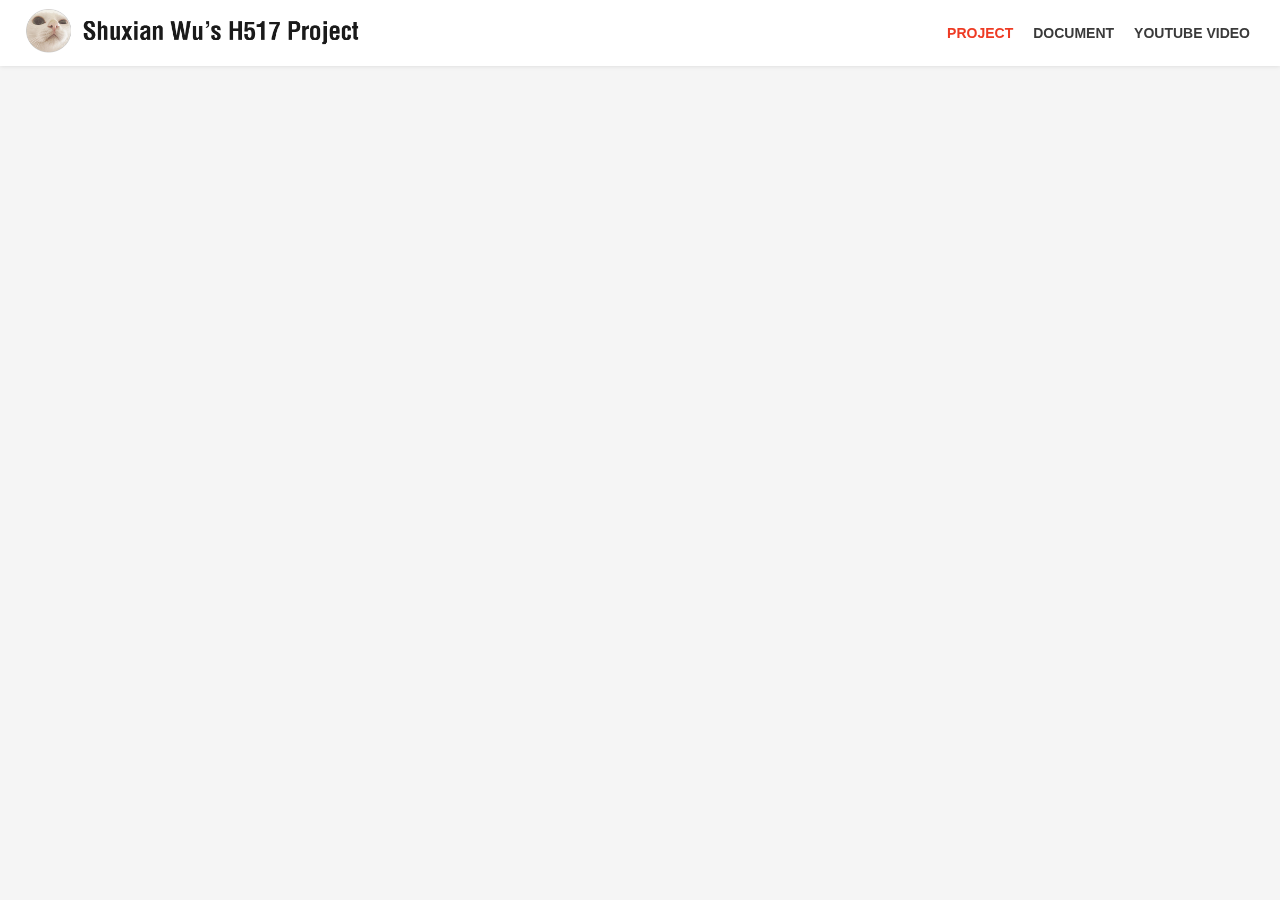
<file: index.html>
<!DOCTYPE html>
<html>
  <head>
    <meta charset="utf-8">
    <title>SX's H517</title>
 <link rel="shortcut icon" href="images/icon.png" />
<!-- Bootstrap -->
<link rel="stylesheet" href="css/bootstrap.min.css"/>
<!-- FontAwesome -->
<link rel="stylesheet" href="css/font-awesome.min.css"/>
<!-- Animation -->
<link rel="stylesheet" href="css/animate.css" />
<!-- Main color style -->
<link rel="stylesheet" href="css/red.css"/>
<!-- Template styles-->
<link rel="stylesheet" href="css/custom.css" />


    <style>

      	path {
              fill: none;
              stroke: #000;
              stroke-width: .1px;
              stroke-linejoin: round;
              stroke-linecap: round;
            }


    	.axis {
    	  	font-size: : 10px;
		    stroke: #000;
		    shape-rendering: crispEdges;
		    stroke-width: 1px;
		}

    
	    .axis path, line {
		      fill: black;
		      stroke: #000;
		      shape-rendering: crispEdges;
		      stroke-width: 1px;
		    }

	    .chart1 text{
	        font-size: 10px;
	    }

	    .chart2 text{
	        font-size: 10px;
	    }


		.legend {
		    padding: 5px;
		    font: 10px sans-serif;
		    background: yellow;
		    box-shadow: 2px 2px 1px #888;
		}
		.legendMap {
			background: linear-gradient(to right, #FCA107, #7F3121);
			box-shadow: 2px 2px 1px #888;
		}

    </style>
    <script src="d3/d3.v3.min.js"></script>
    <script src="d3/d3-geo-projection.js"></script>

  </head>

<header id="section_header" class="navbar-fixed-top main-nav" role="banner">
<div class="container">
  <!-- <div class="row"> -->
     <div class="navbar-header">
               <img src="images/logo2.png" height="46" width="340" alt="">
     </div><!--Navbar header End-->

      <nav class="collapse navbar-collapse navigation" id="bs-example-navbar-collapse-1" role="navigation">
        <ul class="nav navbar-nav navbar-right ">
          <li class="active"> <a href="index.html" class="page-scroll">Project </a></li>
          <li><a href="document.html"  class="page-scroll">Document</a> </li>
          <li><a href="video.html" class="page-scroll" >Youtube Video</a> </li>
        </ul>
       </nav>
    </div><!-- /.container-fluid -->
</header>

  <body>
                          
   <script>
        d3.json("https://raw.githubusercontent.com/Nekogulu/SX-W/master/data/streetsall.json", function(error, json) {
            if (error) throw error;
        d3.json("https://raw.githubusercontent.com/Nekogulu/SX-W/master/data/deaths.json",function(error, deaths) {
              if (error) throw error;  
        d3.json("https://raw.githubusercontent.com/Nekogulu/SX-W/master/data/streetsname.json", function(error, stname) {
            if (error) throw error;
        

        var deathdays = [
                {"label": "19-Aug","number": 1},{"label": "20-Aug","number": 1},{"label": "21-Aug","number": 1},{"label": "22-Aug","number": 0},
                {"label": "23-Aug","number": 1},{"label": "24-Aug","number": 1},{"label": "25-Aug","number": 0},{"label": "26-Aug","number": 1},
                {"label": "27-Aug","number": 1},{"label": "28-Aug","number": 1},{"label": "29-Aug","number": 1},{"label": "30-Aug","number": 8},
                {"label": "31-Aug","number": 56},{"label": "1-Sep","number": 143},{"label": "2-Sep","number": 116},{"label": "3-Sep","number": 54},
                {"label": "4-Sep","number": 46},{"label": "5-Sep","number": 36},{"label": "6-Sep","number": 20},{"label": "7-Sep","number": 28},
                {"label": "8-Sep","number": 12},{"label": "9-Sep","number": 11},{"label": "10-Sep","number": 5},{"label": "11-Sep","number": 5},
                {"label": "12-Sep","number": 1},{"label": "13-Sep","number": 3},{"label": "14-Sep","number": 0},{"label": "15-Sep","number": 1},
                {"label": "16-Sep","number": 4},{"label": "17-Sep","number": 2},{"label": "18-Sep","number": 3},{"label": "19-Sep","number": 0},
                {"label": "20-Sep","number": 0},{"label": "21-Sep","number": 2},{"label": "22-Sep","number": 1},{"label": "23-Sep","number": 1},
                {"label": "24-Sep","number": 1},{"label": "25-Sep","number": 1},{"label": "26-Sep","number": 1},{"label": "27-Sep","number": 1},
                {"label": "28-Sep","number": 0},{"label": "29-Sep","number": 0}
            ];    
            
    
            var width = 690,
                height = 640;
            var barPadding = 1;
            
            var margin = {"top": 50, "right": 20, "bottom": 100, "left": 30},
                widthChart = 700- margin.left - margin.right,
                heightChart =  400 - margin.top - margin.bottom;

            var x = d3.scale.ordinal().rangeRoundBands([15, widthChart- margin.left - margin.right], .05);            
            var y = d3.scale.linear().range([heightChart, 0]);

            var svg2 = d3.select("body").append("svg").attr("width", 10).attr("height", height).attr("class","chartOne");
            var svg = d3.select("body").append("svg").attr("width", width).attr("height", height).attr("class", "map")
                        .attr("transform", "translate(0 ,45)") ;
            var svg3 = d3.select("body").append("svg").attr("width",widthChart).attr("height", height).attr("class","chartTwo")
                        .attr("transform", "translate(" + margin.left + "," + margin.top + ")") ;
            var svg1 = d3.select(".map").append("svg").attr("width", width).attr("height", height).attr("class", "map2")
                        .attr("transform", "translate(0 ,0)");
            
            var xAxis = d3.svg.axis().scale(x).orient("bottom");
            var yAxis = d3.svg.axis().scale(y).orient("left").ticks(15);

         

            x.domain(deathdays.map(function(d) { return d.label; }));
            y.domain([0, (d3.max(deathdays, function(d) { return d.number; }) + 10)]);

           
           
                // create a first guess for the projection
                var center = d3.geo.centroid(json)
                var scale  = 80;
                var offset = [width/2, height/2];
                var projection = d3.geo.mercator().scale(scale).center(center)
                    .translate(offset);

                // create the path
                var path = d3.geo.path().projection(projection);

                // using the path determine the bounds of the current map and use 
                // these to determine better values for the scale and translation
                var bounds  = path.bounds(json);
                var hscale  = scale*width  / (bounds[1][0] - bounds[0][0])  ;
                var vscale  = scale*(height - 60) / (bounds[1][1] - bounds[0][1]) ;
                var scale   = (hscale < vscale) ? hscale : vscale;
                var offset  = [width - (bounds[0][0] + bounds[1][0]-20)/2, height - (bounds[0][1] + bounds[1][1] + 110)/2];
                center1 = center;
                scale1 = scale;
                offset1 =  offset;

                // new projection
                projection = d3.geo.mercator().center(center)
                    .scale(scale).translate(offset);
                path = path.projection(projection);   

                var points = json.features.filter(function(d){return d.geometry.type == "Point";});
                var lines = json.features.filter(function(d){return d.geometry.type == "LineString";});
                var workHouse = json.features.filter(function(d){return d.properties.name == "WorkHouse";});
                var brewery = json.features.filter(function(d){return d.properties.name == "Brewery";});

              //  console.log(json);
				var lineSvg = svg1.append("g").attr("class", "mapSvg");
				var lineSvg2 = svg1.append("g").attr("class", "mapSvg");
                var pointSvg = svg1.append("g").attr("class", "mapSvg");
                var workHosueSvg = svg1.append("g").attr("class", "mapSvg");
                var brewerySvg = svg1.append("g").attr("class", "mapSvg");
                var deathSvg = svg1.append("g").attr("class", "mapSvg");
                var deathdaySvg = svg2.attr("class", "deathdays");
                var deathdayChart = svg3.append("g").attr("class", "chart1");
                var deathageChart = svg3.append("svg").append("g").attr("class", "chart2").attr("transform","translate(0,"+(heightChart+110)+")");  

             

              lineSvg.selectAll("path")
                    .data(lines)
                    .enter()
                    .append("path")
                    .attr("d", path)
                    .style("stroke-width", "6.5")
                    .style("stroke", "black");
              lineSvg2.selectAll("path")
                    .data(lines)
                    .enter()
                    .append("path")
                    .attr("d", path)
                    .style("stroke-width", "4")
                    .style("stroke", "white");
              


//pump image
			var svg_name = "https://raw.githubusercontent.com/Nekogulu/SX-W/master/images/drop6.svg";
			d3.xml(svg_name,"image/svg+xml", function(xml) {
			 
			  // Take xml as nodes.
			  var imported_node = document.importNode(xml.documentElement, true);
			 
			  pointSvg.selectAll(".point")
			  .data(points)
			  .enter()
			  .append("g")
			  .attr("class", "pumpSvg")
			  .attr("class","svg_image")
			  
			  .each(function(d,i){
			    // Clone and append xml node to each data binded element.
			    var imported_svg = this.appendChild(imported_node.cloneNode(true));
			  })
			  .attr("transform", function(d,i){return "translate(" + projection(d.geometry.coordinates) + ") scale(0.03)";});

			});

/*
            pointSvg.selectAll("text")
                    .data(points)
                    .enter()
                    .append("text")
                    .attr("transform", function(d) {
                             //whatever transformation that needs to be done
                            return "translate(" + projection(d.geometry.coordinates) + ")";
                        })
                    .text(function(d){
                        return d.properties.name;
                    })
                    .style("fill", "black")
                    .style("stroke-width", "1")
                    .style("stroke", "black")
                    .classed("pin", true);*/

              workHosueSvg.selectAll("path")
                    .data(workHouse)
                    .enter()
                    .append("path")
                    .attr("d", path)
                    .style("stroke-width", "1")
                    .style("stroke", "black")
                    .style("fill", "#39b7f2");
                    
//显示名字

              workHosueSvg.selectAll("text")
                    .data(workHouse)
                    .enter()
                    .append("text")     
                    .attr("transform",function(d){
                    	return "translate("+path.centroid(d)[0]+","+path.centroid(d)[1]+") rotate(-23)";}
                    )
                    .attr("text-anchor","middle")
                    .attr("dy", ".35em")
                    .attr('font-size','7pt')
                    .attr("fill","white")
                    .attr("stroke-width",0.5)
                    .attr("stroke","white")
                    .text(function(d){
                        return d.properties.name;
                    });

               brewerySvg.selectAll("path")
                    .data(brewery)
                    .enter()
                    .append("path")
                    .attr("d", path)
                    .style("stroke-width", "1")
                    .style("stroke", "black")
                    .style("fill", "#2dcb8a");

//显示名字

              brewerySvg.selectAll("text")
                    .data(brewery)
                    .enter()
                    .append("text")     
                    .attr("transform",function(d){
                    	return "translate("+path.centroid(d)[0]+","+path.centroid(d)[1]+") rotate(60)";}
                    )
                    .attr("text-anchor","middle")
                    .attr("dy", ".35em")
                    .attr('font-size','6pt')
                    .attr("fill","white")
                    .attr("stroke-width",0.5)
                    .attr("stroke","white")
                    .text(function(d){
                        return d.properties.name;
                    });


//st name  
                      
            var stOX =  lineSvg2.append("g").attr("class","stOX");                             
              
                    stOX.selectAll("text")
                    .data(stname.features.filter(function(d){return d.properties.name == "Oxford Street";}))
                    .enter()
                    .append("text")
                    .attr("transform",function(d){
                    	return "translate("+path.centroid(d)[0]+","+(path.centroid(d)[1]-1)+") rotate(-12)";}
                    )
                    .attr("text-anchor","middle")
                    .attr("dy", ".35em")
                    .attr('font-size','10pt')
                    .style('font-weight',900)
                    .attr("fill","black")
                    .attr("stroke-width",0.1)
                    .attr("stroke","white")
					.text(function(d){
					    return d.properties.name;
					});


			var stRg =  lineSvg2.append("g").attr("class","stRg");                             
              
                    stRg.selectAll("text")
                    .data(stname.features.filter(function(d){return d.properties.name == "Regent Street";}))
                    .enter()
                    .append("text")
                    .attr("transform",function(d){
                    	return "translate("+(path.centroid(d)[0]-27)+","+path.centroid(d)[1]+") rotate(60)";}
                    )
                    .attr("text-anchor","middle")
                    .attr("dy", ".35em")
                    .attr('font-size','10pt')
                    .style('font-weight',900)
                    .attr("fill","black")
                    .attr("stroke-width",0.1)
                    .attr("stroke","white")
					.text(function(d){
					    return d.properties.name;
					});
            
			var stDe =  lineSvg2.append("g").attr("class","stDe");                             
              
                    stDe.selectAll("text")
                    .data(stname.features.filter(function(d){return d.properties.name == "Dean Street";}))
                    .enter()
                    .append("text")
                    .attr("transform",function(d){
                    	return "translate("+(path.centroid(d)[0]+2)+","+path.centroid(d)[1]+") rotate(67)";}
                    )
                    .attr("text-anchor","middle")
                    .attr("dy", ".35em")
                    .attr('font-size','10pt')
                    .style('font-weight',900)
                    .attr("fill","black")
                    .attr("stroke-width",0.1)
                    .attr("stroke","white")
					.text(function(d){
					    return d.properties.name;
					});

			var stBr =  lineSvg2.append("g").attr("class","stBr");                             
              
                    stBr.selectAll("text")
                    .data(stname.features.filter(function(d){return d.properties.name == "Broad Street";}))
                    .enter()
                    .append("text")
                    .attr("transform",function(d){
                    	return "translate("+(path.centroid(d)[0])+","+path.centroid(d)[1]+") rotate(-26)";}
                    )
                    .attr("text-anchor","middle")
                    .attr("dy", ".35em")
                    .attr('font-size','7pt')
                    .style('font-weight',900)
                    .attr("fill","black")
                    .attr("stroke-width",0.05)
                    .attr("stroke","white")
					.text(function(d){
					    return d.properties.name;
					});

			var stGm =  lineSvg2.append("g").attr("class","stGm");                             
              
                    stGm.selectAll("text")
                    .data(stname.features.filter(function(d){return d.properties.name == "Great Marlborough Street";}))
                    .enter()
                    .append("text")
                    .attr("transform",function(d){
                    	return "translate("+(path.centroid(d)[0]-20)+","+(path.centroid(d)[1]+8)+") rotate(-24)";}
                    )
                    .attr("text-anchor","middle")
                    .attr("dy", ".35em")
                    .attr('font-size','8pt')
                    .style('font-weight',900)
                    .attr("fill","black")
                    .attr("stroke-width",0.05)
                    .attr("stroke","white")
					.text(function(d){
					    return d.properties.name;
					});

			var stPl =  lineSvg2.append("g").attr("class","stPl");                             
              
                    stPl.selectAll("text")
                    .data(stname.features.filter(function(d){return d.properties.name == "Poland Street";}))
                    .enter()
                    .append("text")
                    .attr("transform",function(d){
                    	return "translate("+(path.centroid(d)[0])+","+path.centroid(d)[1]+") rotate(67)";}
                    )
                    .attr("text-anchor","middle")
                    .attr("dy", ".35em")
                    .attr('font-size','8pt')
                    .style('font-weight',900)
                    .attr("fill","black")
                    .attr("stroke-width",0.05)
                    .attr("stroke","white")
					.text(function(d){
					    return d.properties.name;
					});

//console.log(path.centroid(brewery)[0]);console.log(path.centroid(brewery)[1]);



//多选框
/*
            deathdaySvg.selectAll("foreignObject")
                        .data(deathdays)
                        .enter()
                        .append("foreignObject")
                        .attr("width", width)
                        .attr("height",height)
                        .attr("x", 0)
                        .attr("y", function(d,i){return (i)*20;})
                        .append("xhtml:body")
                        .html(function(d){ return "<form><input type=checkbox class=deathdaysFilter id="+d.label+" />"+d.label+"</form>"});
            d3.selectAll(".deathdaysFilter").on("change", updateDeaths);
*/

			var xZoom,yZoom,sZoom;

			var zoom = d3.behavior.zoom()
			    .translate([0, 0])
			    .scaleExtent([1, 10])
			    .scale(1)
			    .on("zoom", zoomed);

			function zoomed() {

			  var resetButton = document.getElementById("reset");
              resetButton.disabled=false;

			  xZoom=d3.event.translate[0];
			  yZoom=d3.event.translate[1];
			  sZoom=d3.event.scale;
			  svg1.selectAll(".mapSvg").attr("transform", "translate(" + d3.event.translate + ") scale(" + d3.event.scale + ")");
			}

			svg
			.style({
			  'border':'0px solid #000'
			})
			.call(zoom);

			 svg.selectAll("foreignObject")
			    .data("1")
			    .enter()
			    .append("foreignObject")
			    .attr("class", "reset")
			    .attr("float","left")
			    .attr("x", width-60)
			    .attr("y", 10)
			    .append("xhtml:body")
			    .html(function(d){ return "<form><input type=button class=button id=reset value=reset disabled=true /></form>"})
			    .on("click",function(){
                  d3.transition().duration(250).tween("zoom", function() {
			        var si = d3.interpolate(sZoom, 1);
			        var xi = d3.interpolate(xZoom, 0);
			        var yi = d3.interpolate(yZoom, 0);
			          return function(t){
			            svg1.call(zoom.translate([xi(t),yi(t)]).scale(si(t)).event);
			          }
			      });
			});


//add legend-------------------------------------------------------------

            var color = { 
            			  0:["0-10", "#f0dee4"], 
            			  1:["11-20", "#e6aabe"], 
            			  2:["21-40", "#d67495"],
            			  3:["41-60", "#c34a73"],
            			  4:["61-80", "#971d46"],
            			  5:[">80", "#730027"]
            			}; 
            var color2 = ["1","2","3","4","5","6"];

            var legendMap = svg.append("g")
              .attr("class", "legendMap")
              .attr("x", width-220)
              .attr("y", 0)
              .attr("height", 200)
              .attr("width", width)
              .attr("stroke-width", 0.3)
              .attr("stroke","black");     


            legendMap.selectAll('.map').data(color2)
              .enter()
              .append('g')
              .each(function(d, i) {
                var g = d3.select(this);
                g.append("rect")
                  .attr("x", i*56+5)
                  .attr("y", 15)
                  .attr("width", 10)
                  .attr("height", 10)
                  .style("fill", color[String(i)][1]);
                
                g.append("text")
                  .attr("x", i*56+17)
                  .attr("y", 25)
                  .attr("height",10)
                  .attr("width",100)
                  .style("fill","black")
                  .text(color[String(i)][0]);

              });
			var legendPump = legendMap.selectAll('.map').data("1").enter();
			      /*     legendPump.append("g")
			            	  .append("rect")
			            	  .attr("x", width-200)
			            	  .attr("y", 10)
			            	  .attr("width", 10)
			            	  .attr("height", 10);*/
			           	legendPump.append("text")
			            	  .attr("x", width-190)
			            	  .attr("y", 25)
			            	  .text("Pump");
			var svg_name = "https://raw.githubusercontent.com/Nekogulu/SX-W/master/images/drop6.svg";
			d3.xml(svg_name,"image/svg+xml", function(xml) { 
			  // Take xml as nodes.
				var imported_node = document.importNode(xml.documentElement, true);
							  
				legendPump.append("g")
				  .attr("class", "pumpLegend")
				  .attr("class","svg_image")
				  .attr("opacity", "1.0")
				  .each(function(d,i){
				    // Clone and append xml node to each data binded element.
				    var imported_svg = this.appendChild(imported_node.cloneNode(true));
				  })
				  .attr("transform", function(d,i){return "translate(" + (width-202) + ",13) scale(0.03)";});
			});


           

            var legendMale = legendMap.selectAll('.map').data("1").enter();
           legendMale.append("g")
            	  .append("rect")
            	  .attr("x", width-250)
            	  .attr("y", 15)
            	  .attr("width", 10)
            	  .attr("height", 10)
            	  .style("fill", "black");
           	legendMale.append("text")
            	  .attr("x", width-240)
            	  .attr("y", 25)
            	  .text("Male");

            var ledgendFemale = legendMap.selectAll('.map').data("2").enter();
           ledgendFemale.append("g")
            	  .append("circle")
            	  .attr("r",6)
            	  .attr("transform", "translate("+(width-310)+",20)")
            	  .attr("fill", "black");
           	ledgendFemale.append("text")
            	  .attr("x", width-303)
            	  .attr("y", 25)
            	  .text("Female");

//chart1-------------------------------------------------------------------------
            updateDeaths();

            deathdayChart.append("g")
                  .append("text")
                  .attr("transform", "translate(" + (widthChart/2 -90)+ ",10)")
                  .attr("class", "titleChart1")
                  .text("Date of death(clickable)");

            deathdayChart.append("g")
                  .attr("class", "xaxis")
                  .attr("transform", "translate(5," + heightChart + ")")
                  .call(xAxis)
                  .selectAll("text")
                  .style("text-anchor", "end")
                  .attr("dx", "-.8em")
                  .attr("dy", "-.55em")
                  .attr("transform", "rotate(-90)" );

            deathdayChart.append("g")
                  .attr("class", "yaxis")
                  .attr("transform", "translate(25,0)")
                  .call(yAxis)
                  .append("text")  
                  .attr("transform", "rotate(-90)")
                  .attr("y", 6)
                  .attr("dy", ".71em")
                  .style("text-anchor", "end")
                  .text("Number of Deaths");

            deathdayChart.selectAll("bar")
                  .data(deathdays)
                  .enter().append("rect").attr("class", "chart1Bar")
                  .style("fill", "#2db1b9")
                  .attr("x", function(d) { return x(d.label)+5; })
                  .attr("width", x.rangeBand())
                  .attr("y", function(d) { return y(d.number); })
                  .attr("height", function(d) { return heightChart - y(d.number); })
                  .style("cursor","pointer")
                  .on("click",function(d){

                    var seADBt = document.getElementById("setDay");
                    seADBt.disabled = false;

                    var day = d.label;
                    deathdayChart.selectAll(".chart1Bar")
                        .style("fill","#2db1b9")
                        .filter(function(d){return d.label==day;}) 
                        .style("fill", "#ff7b2b");

                    newData = deaths.features.filter(function(d){return d.properties.deathday==day;}); 

                    newDataFemale = newData.filter(function(d){return d.properties.sex == "female"});
                    newDataMale = newData.filter(function(d){return d.properties.sex == "male"});

                  	               
	                    newRowsFemale = deathSvg.selectAll("circle")
	                                    .data(newDataFemale,function(d){return d.id;});
	                    newRowsFemale.enter()
	                            .append("circle")
	                            .attr("r", 3)
	                            .attr("transform", function(d) {
	                                //whatever transformation that needs to be done
	                                return "translate(" + projection(d.geometry.coordinates) + ")";
	                            })
	                            .style("fill", function(d){return d.properties.color;})
	                            .style("stroke-width", "0.5")
	                            .style("stroke", "black")
	                            .classed("pin", true);  
	                   
					 newRowsFemale.exit().remove();
                    
					
	                    newRowsMale = deathSvg.selectAll("rect")
	                                    .data(newDataMale,function(d){return d.id;});
	                    newRowsMale.enter()
	                            .append("rect")
	                            .attr("width", 5)
	                            .attr("height",5)
	                            .attr("transform", function(d) {
	                                //whatever transformation that needs to be done
	                                return "translate(" + projection(d.geometry.coordinates) + ")";
	                            })
	                            .style("fill", function(d){return d.properties.color;})
	                            .style("stroke-width", "0.5")
	                            .style("stroke", "black");
	   
	                    
                      newRowsMale.exit().remove(); 
                  });
            

            deathdayChart.append("g")
              .attr("class", "barNumber")
              .attr("width", widthChart - margin.left - margin.right - 15)
              .attr("height", heightChart)
              .selectAll("text")
               .data(deathdays)
               .enter()
               .append("text")
               .text(function(d) {
                    return d.number;
               })
               .attr("text-anchor", "middle")
              .attr("x", function(d) { return x(d.label)+12; })
              .attr("width", x.rangeBand())
               .attr("y", function(d) { return y(d.number) - 2; })
               .style("cursor","pointer")
               .attr("font-family", "sans-serif")
               .attr("font-size", 12)
               .attr("fill", "black")
               .on("click",function(d){

                    var seADBt1 = document.getElementById("setDay");
                    seADBt1.disabled = false;

                    var day = d.label;
                    deathdayChart.selectAll(".chart1Bar")
                        .style("fill","#2db1b9")
                        .filter(function(d){return d.label==day;}) 
                        .style("fill", "#ff7b2b");

                    newData = deaths.features.filter(function(d){return d.properties.deathday==day;});    

                    newDataFemale = newData.filter(function(d){return d.properties.sex == "female"});
                    newDataMale = newData.filter(function(d){return d.properties.sex == "male"});

                  	               
	                    newRowsFemale = deathSvg.selectAll("circle")
	                                    .data(newDataFemale,function(d){return d.id;});
	                    newRowsFemale.enter()
	                            .append("circle")
	                            .attr("r", 3)
	                            .attr("transform", function(d) {
	                                //whatever transformation that needs to be done
	                                return "translate(" + projection(d.geometry.coordinates) + ")";
	                            })
	                            .style("fill", function(d){return d.properties.color;})
	                            .style("stroke-width", "0.5")
	                            .style("stroke", "black")
	                            .classed("pin", true);  
	                    
					newRowsFemale.exit().remove();
                    
					
	                    newRowsMale = deathSvg.selectAll("rect")
	                                    .data(newDataMale,function(d){return d.id;});
	                    newRowsMale.enter()
	                            .append("rect")
	                            .attr("width", 5)
	                            .attr("height",5)
	                            .attr("transform", function(d) {
	                                //whatever transformation that needs to be done
	                                return "translate(" + projection(d.geometry.coordinates) + ")";
	                            })
	                            .style("fill", function(d){return d.properties.color;})
	                            .style("stroke-width", "0.5")
	                            .style("stroke", "black");
	   
	                    
                      newRowsMale.exit().remove();
                  });

               deathdayChart.selectAll("foreignObject")
                        .data("select all deaths")
                        .enter()
                        .append("foreignObject")
                        .attr("class", "selectAllDays")
                        .attr("x", widthChart - 100)
                        .attr("y", 5)
                        .attr("width", 60)
                        .append("xhtml:body")
                        .html(function(d){ return "<form><input type=button class=button id=setDay value=reset /></form>"})
                        .on("click",updateDeaths);




//chart2------------------------------------------------------------------------------

            var x2 = d3.scale.ordinal().rangeRoundBands([15, widthChart - margin.left - margin.right], .05);
            var y2 = d3.scale.linear().range([heightChart, 0]);

            var xAxis2 = d3.svg.axis().scale(x2).orient("bottom");
            var yAxis2 = d3.svg.axis().scale(y2).orient("left").ticks(10);
            x2.domain(deaths.features.map(function(d){return d.properties.age; }));
            y2.domain([0, 100]);

            var choices1 = ["0-10", "11-20", "21-40", "41-60", "61-80", "> 80"];
            
            var newAgeGroup1 = deaths.features.filter(function(d){return d.properties.age == choices1[0]&& d.properties.sex == "male";});
            var newAgeGroup2 = deaths.features.filter(function(d){return d.properties.age == choices1[1]&& d.properties.sex == "male";});
            var newAgeGroup3 = deaths.features.filter(function(d){return d.properties.age == choices1[2]&& d.properties.sex == "male";});
            var newAgeGroup4 = deaths.features.filter(function(d){return d.properties.age == choices1[3]&& d.properties.sex == "male";});
            var newAgeGroup5 = deaths.features.filter(function(d){return d.properties.age == choices1[4]&& d.properties.sex == "male";});
            var newAgeGroup6 = deaths.features.filter(function(d){return d.properties.age == choices1[5]&& d.properties.sex == "male";});

            var ageDataMale = [
                {"age":"0-10", "number":newAgeGroup1.length},
                {"age":"11-20", "number":newAgeGroup2.length},
                {"age":"21-40", "number":newAgeGroup3.length},
                {"age":"41-60", "number":newAgeGroup4.length},
                {"age":"61-80", "number":newAgeGroup5.length},
                {"age":"> 80", "number":newAgeGroup6.length}
            ];

            newAgeGroup1 = deaths.features.filter(function(d){return d.properties.age == choices1[0]&& d.properties.sex == "female";});
            newAgeGroup2 = deaths.features.filter(function(d){return d.properties.age == choices1[1]&& d.properties.sex == "female";});
            newAgeGroup3 = deaths.features.filter(function(d){return d.properties.age == choices1[2]&& d.properties.sex == "female";});
            newAgeGroup4 = deaths.features.filter(function(d){return d.properties.age == choices1[3]&& d.properties.sex == "female";});
            newAgeGroup5 = deaths.features.filter(function(d){return d.properties.age == choices1[4]&& d.properties.sex == "female";});
            newAgeGroup6 = deaths.features.filter(function(d){return d.properties.age == choices1[5]&& d.properties.sex == "female";});

            var ageDataFemale = [
                {"age":"0-10", "number":newAgeGroup1.length},
                {"age":"11-20", "number":newAgeGroup2.length},
                {"age":"21-40", "number":newAgeGroup3.length},
                {"age":"41-60", "number":newAgeGroup4.length},
                {"age":"61-80", "number":newAgeGroup5.length},
                {"age":"> 80", "number":newAgeGroup6.length}
            ];



//chart2 Male-------------------------------------------------------------------
            deathageChart.append("g")
                  .append("text")
                  .attr("transform", "translate(" + (widthChart/2 -90)+ ",0)")
                  .attr("class", "titleChart2")
                  .text("Ages of death sort in sex");

            deathageChart.append("g")
                  .attr("class", "xaxis2")
                  .attr("transform", "translate(5," + heightChart+ ")")
                  .call(xAxis2)
                  .append("text")
                  .attr("x",10)
                  .attr("y",20)
                  .attr("dx", "-.8em")
                  .attr("dy", "-.55em");
            deathageChart.append("text")
                  .attr("class", "chart2XAxisText")
                  .style("text-anchor", "end")
                  .attr("x",widthChart-50)
                  .attr("y",heightChart+15)
                  .text("Age");

            deathageChart.append("g")
                  .attr("class", "yaxis2")
                  .attr("transform", "translate(25,0)")
                  .call(yAxis2)
                  .append("text")  
                  .attr("transform", "rotate(-90)")
                  .attr("y", 6)
                  .attr("dy", ".71em")
                  .style("text-anchor", "end")
                  .text("Number of Deaths");

            deathageChart.selectAll("bar")
                  .data(ageDataMale)
                  .enter().append("rect").attr("class", "chart2Bar")
                  .style("fill", "steelblue")
                  .attr("x", function(d) { return x2(d.age)+53; })
                  .attr("width", x.rangeBand())
                  .attr("y", function(d) { return y2(d.number); })
                  .attr("height", function(d) { return heightChart - y2(d.number); });

            deathageChart.append("g")
              .attr("class", "barNumber2")
              .attr("width", widthChart - margin.left - margin.right - 20)
              .attr("height", heightChart)
              .selectAll("text")
               .data(ageDataMale)
               .enter()
               .append("text")
               .text(function(d) {
                    return d.number;
               })
               .attr("text-anchor", "middle")
              .attr("x", function(d) { return x2(d.age)+58; })
              .attr("width", x.rangeBand())
               .attr("y", function(d) { return y2(d.number) - 2; })
               .attr("font-family", "sans-serif")
               .attr("font-size", 12)
               .attr("fill", "black");
//chart2 Female------------------------------------------------------------------
            deathageChart.selectAll("bar")
                  .data(ageDataFemale)
                  .enter().append("rect").attr("class", "chart2Bar")
                  .style("fill", "#faadc6")
                  .attr("x", function(d) { return x2(d.age)+37; })
                  .attr("width", x.rangeBand())
                  .attr("y", function(d) { return y2(d.number); })
                  .attr("height", function(d) { return heightChart - y2(d.number); });

            deathageChart.append("g")
              .attr("class", "barNumber2")
              .attr("width", widthChart - margin.left - margin.right - 20)
              .attr("height", heightChart)
              .selectAll("text")
               .data(ageDataFemale)
               .enter()
               .append("text")
               .text(function(d) {
                    return d.number;
               })
               .attr("text-anchor", "middle")
              .attr("x", function(d) { return x2(d.age)+43; })
              .attr("width", x.rangeBand())
               .attr("y", function(d) { return y2(d.number) - 2; })
               .attr("font-family", "sans-serif")
               .attr("font-size", 12)
               .attr("fill", "black");

//add legend-------------------------------------------------------------
            var color_hash = { 0:["Female", "#faadc6"], 1:["Male", "steelblue"]}; 

            var legend = deathageChart.append("g")
              .attr("class", "legend")
              .attr("x", widthChart - 65)
              .attr("y", heightChart -80)
              .attr("height", 100)
              .attr("width", 100);

            legend.selectAll('.chart2').data(ageDataMale.filter(function(d){return d.age == "0-10"||d.age == "11-20";}))
              .enter()
              .append('g')
              .each(function(d, i) {
                var g = d3.select(this);
                g.append("rect")
                  .attr("x", widthChart - 65)
                  .attr("y", i*25)
                  .attr("width", 10)
                  .attr("height", 10)
                  .style("fill", color_hash[String(i)][1]);
                
                g.append("text")
                  .attr("x", widthChart - 50)
                  .attr("y", i * 25 + 8)
                  .attr("height",30)
                  .attr("width",100)
                  .style("fill", "black")
                  .text(color_hash[String(i)][0]);



              });
            

//funtion-----------------------------------------------------------------------
            function updateDeaths(){ 
                                      
                    var choices = [];
                    d3.selectAll(".chart1Bar").each(function(d){
                        cb = this; //console.log(d3.select(this)); 
                        if(cb.checked){
                            choices.push(cb.id);
                        }
                    });
      
                    if(choices.length > 0){
                        newData = deaths.features.filter(function(d){return choices.includes(d.properties.deathday);}) 
                        newDataBar = deathdays.filter(function(d){return choices.includes(d.label);})                                  
                    } else {
                        newData = deaths.features;
                        newDataBar = deathdays;     
                    } 

                    newDataFemale = newData.filter(function(d){return d.properties.sex == "female"});
                    newDataMale = newData.filter(function(d){return d.properties.sex == "male"});


                  	                
	                    newRowsFemale = deathSvg.selectAll("circle")
	                                    .data(newDataFemale,function(d){return d.id;});
	                    newRowsFemale.enter()
	                            .append("circle")
	                            .attr("r", 3)
	                            .attr("transform", function(d) {
	                                //whatever transformation that needs to be done
	                                return "translate(" + projection(d.geometry.coordinates) + ")";
	                            })
	                            .style("fill", function(d){return d.properties.color;})
	                            .style("stroke-width", "0.5")
	                            .style("stroke", "black")
	                            .classed("pin", true);  
	                    
					newRowsFemale.exit().remove();
                    
					
	                    newRowsMale = deathSvg.selectAll("rect")
	                                    .data(newDataMale,function(d){return d.id;});
	                    newRowsMale.enter()
	                            .append("rect")
	                            .attr("width", 5)
	                            .attr("height",5)
	                            .attr("transform", function(d) {
	                                //whatever transformation that needs to be done
	                                return "translate(" + projection(d.geometry.coordinates) + ")";
	                            })
	                            .style("fill", function(d){return d.properties.color;})
	                            .style("stroke-width", "0.5")
	                            .style("stroke", "black");	                    
                      newRowsMale.exit().remove();               

                deathdayChart.selectAll(".chart1Bar").style("fill", '#2db1b9');
                    
            }   
   
    });         
    }); 
  });
 

    </script>
  </body>
</html>
</file>
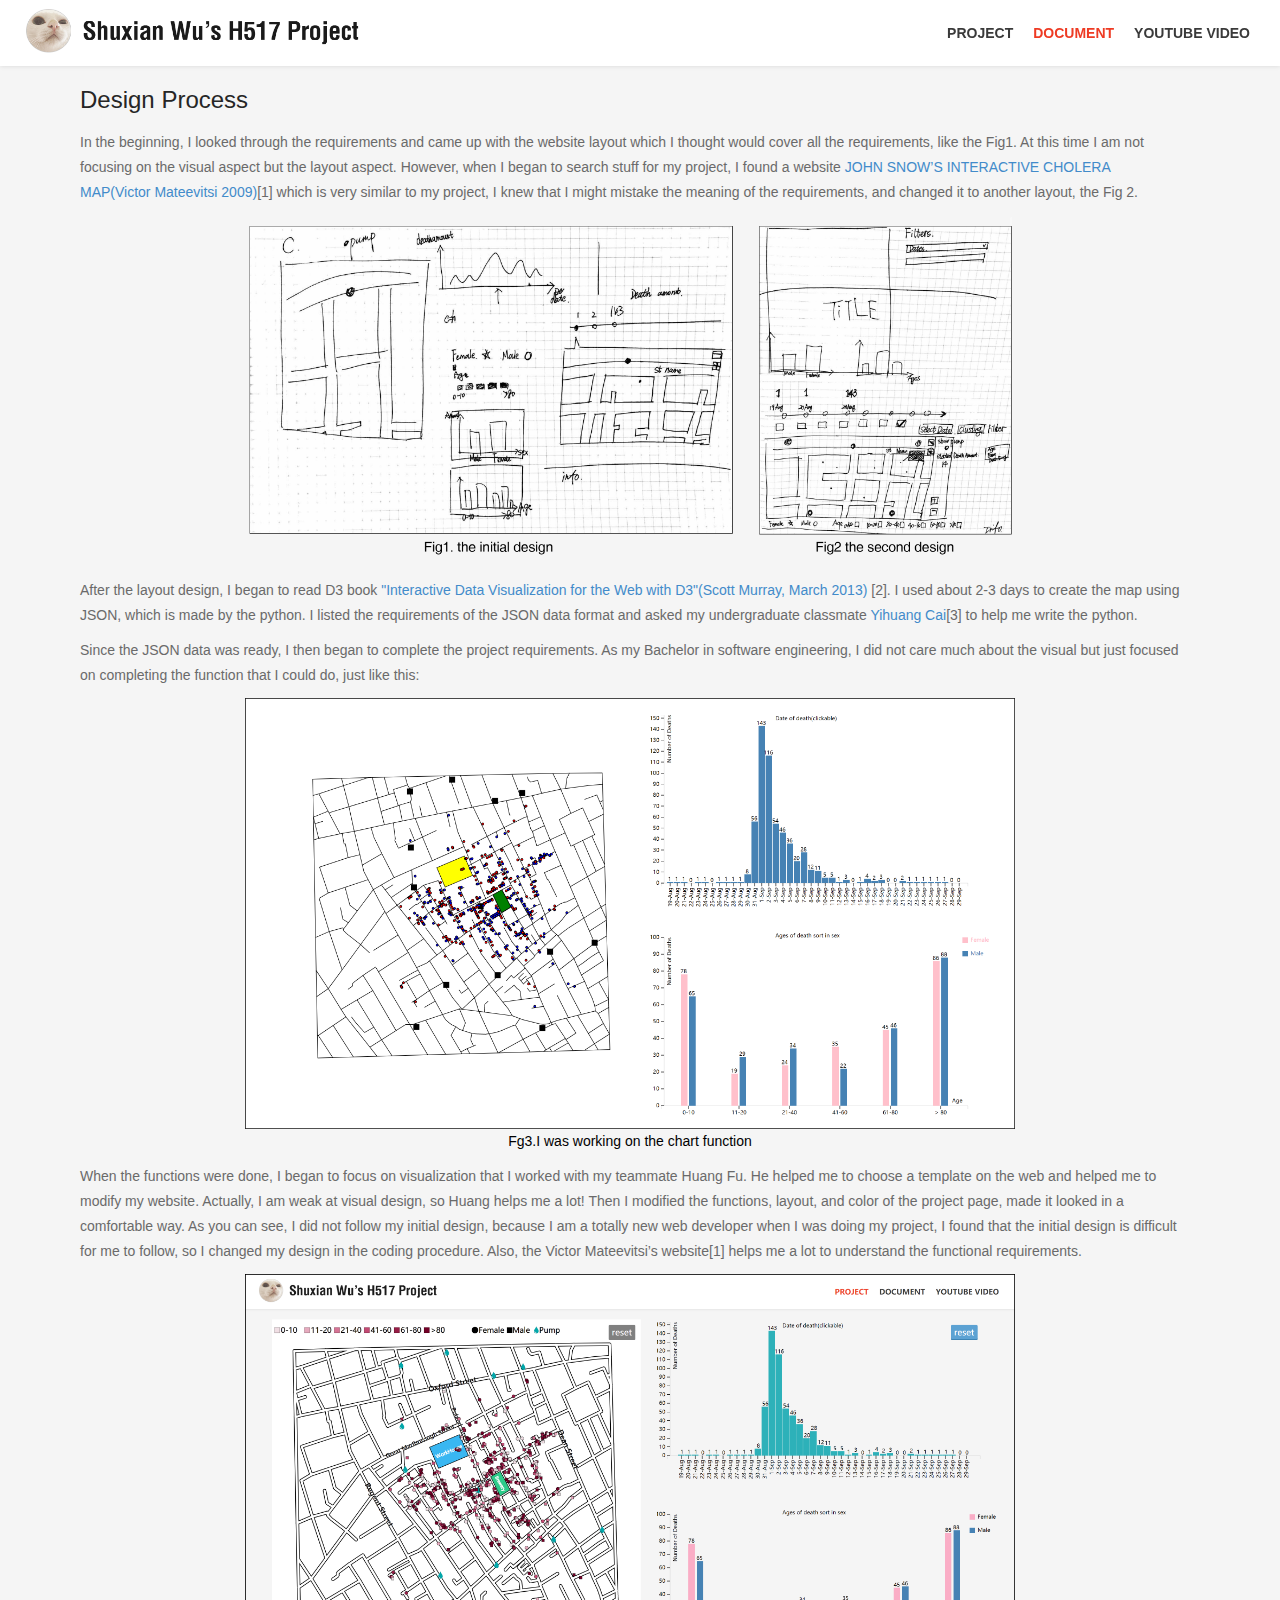
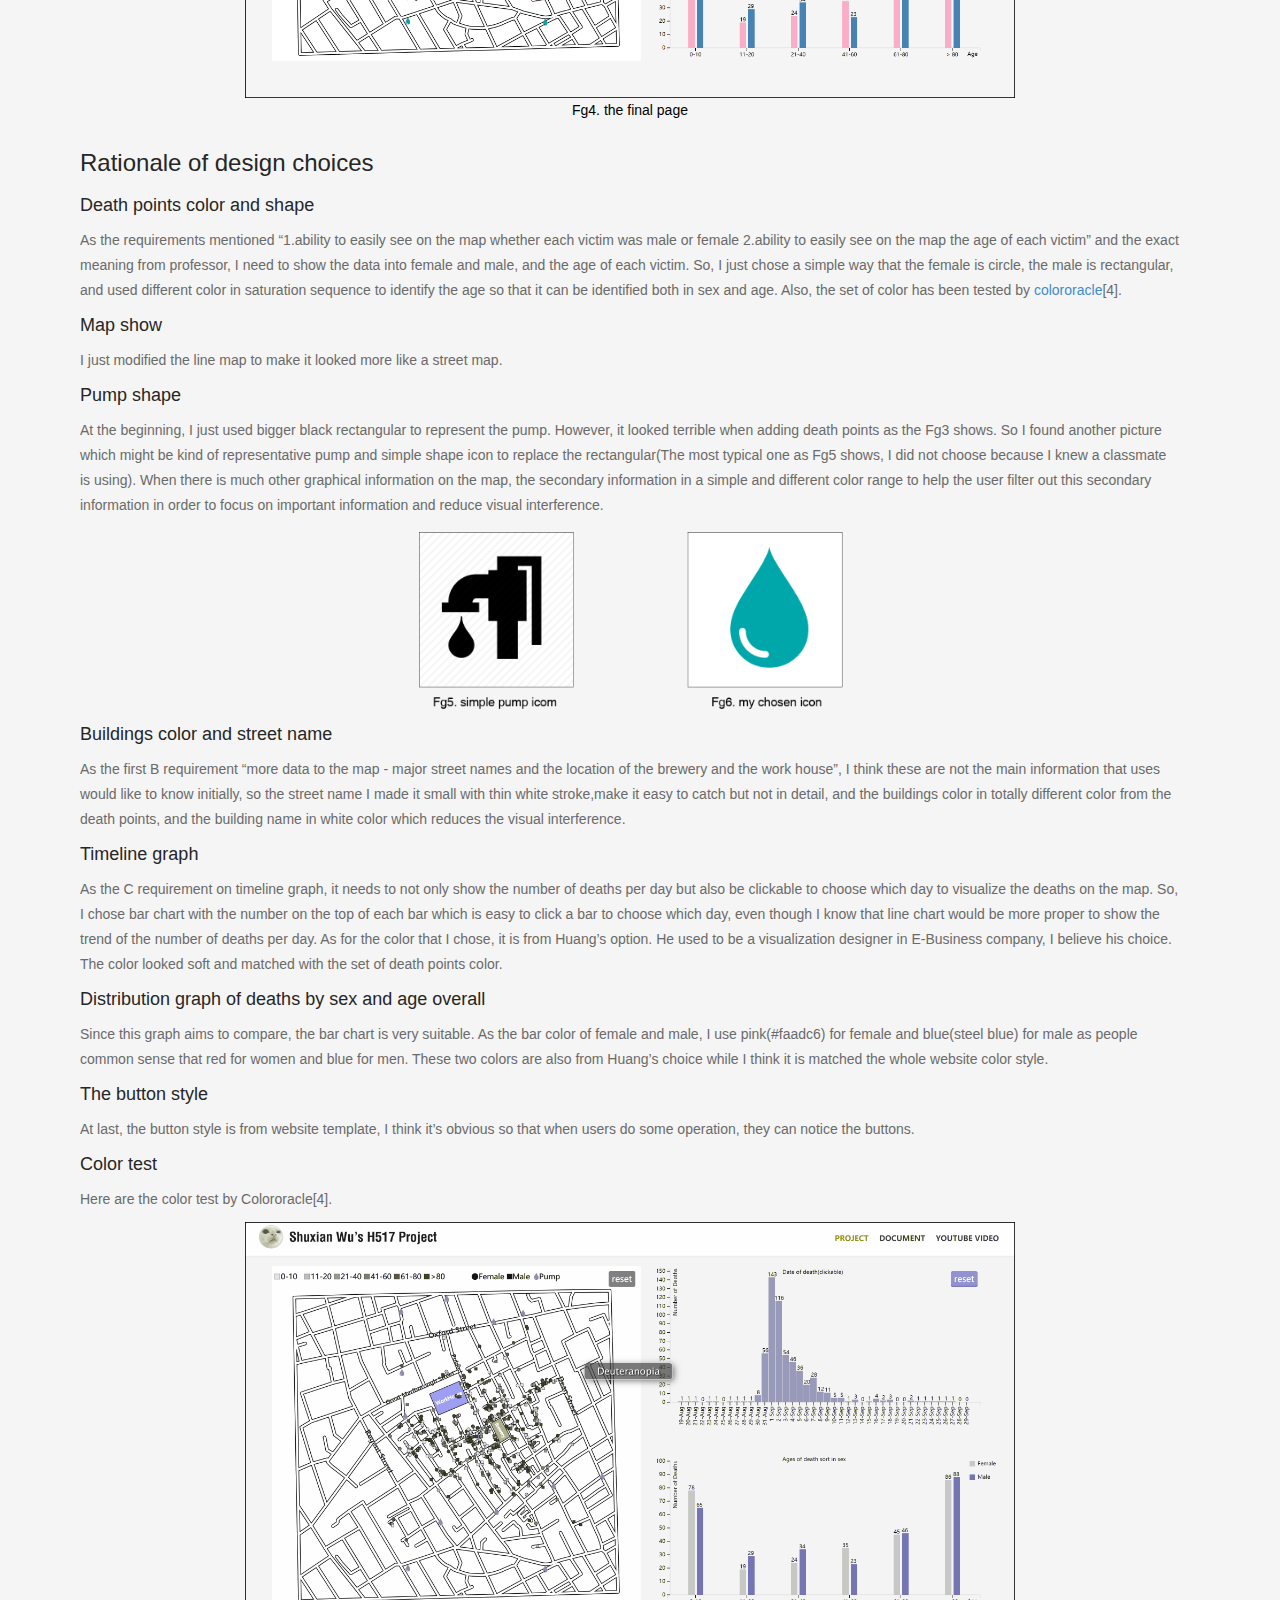
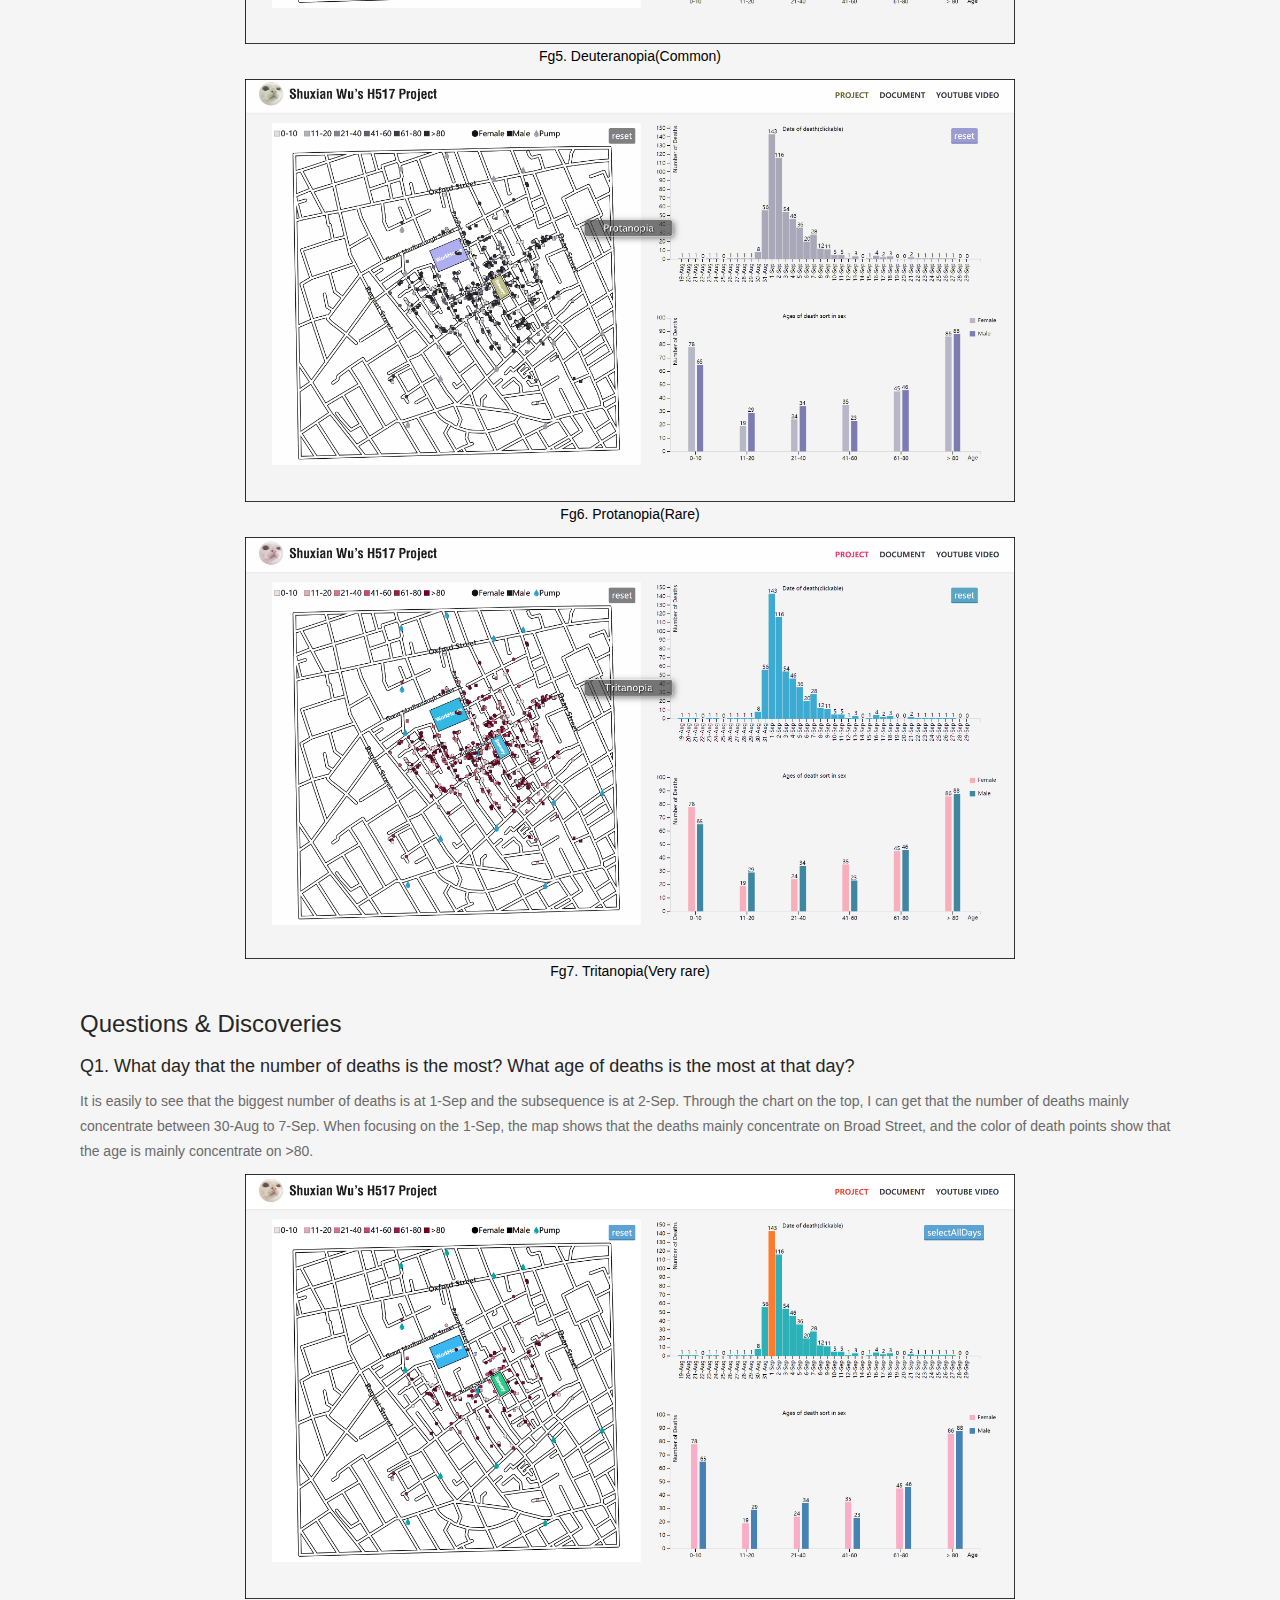
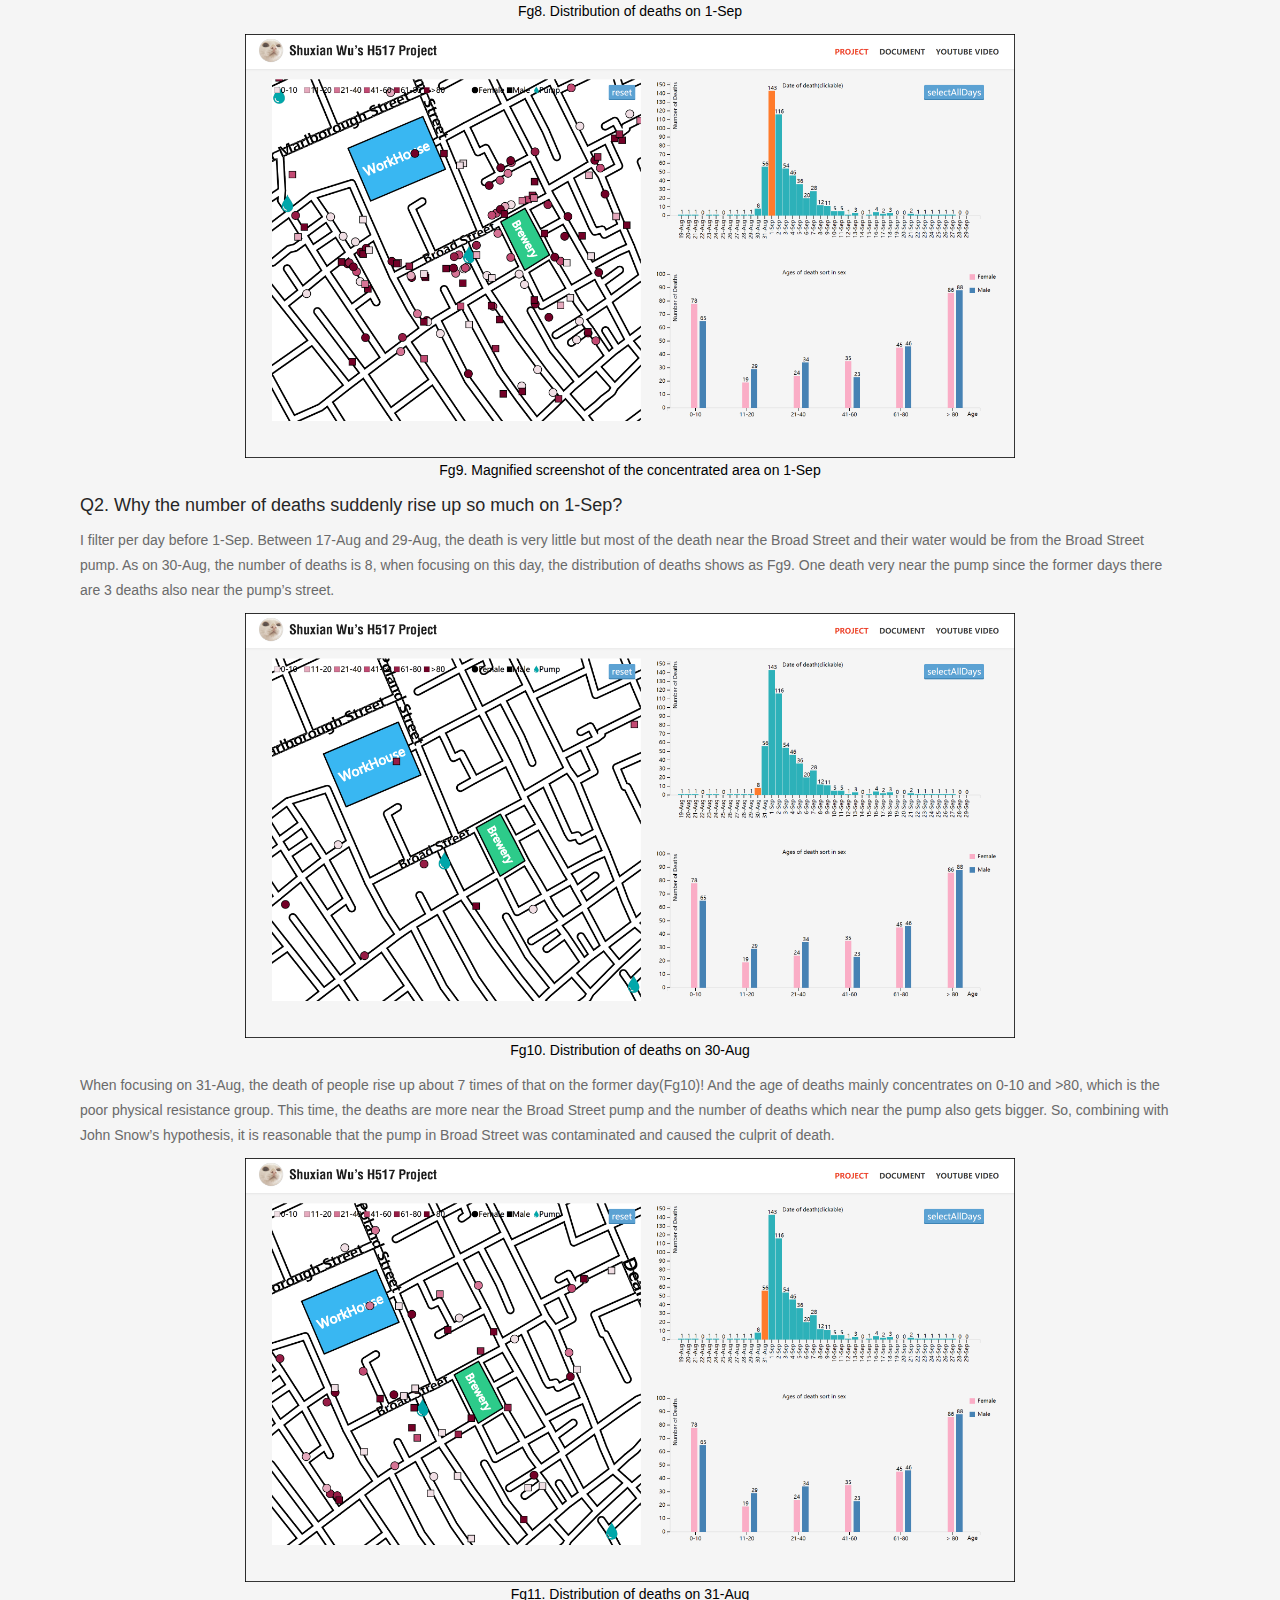
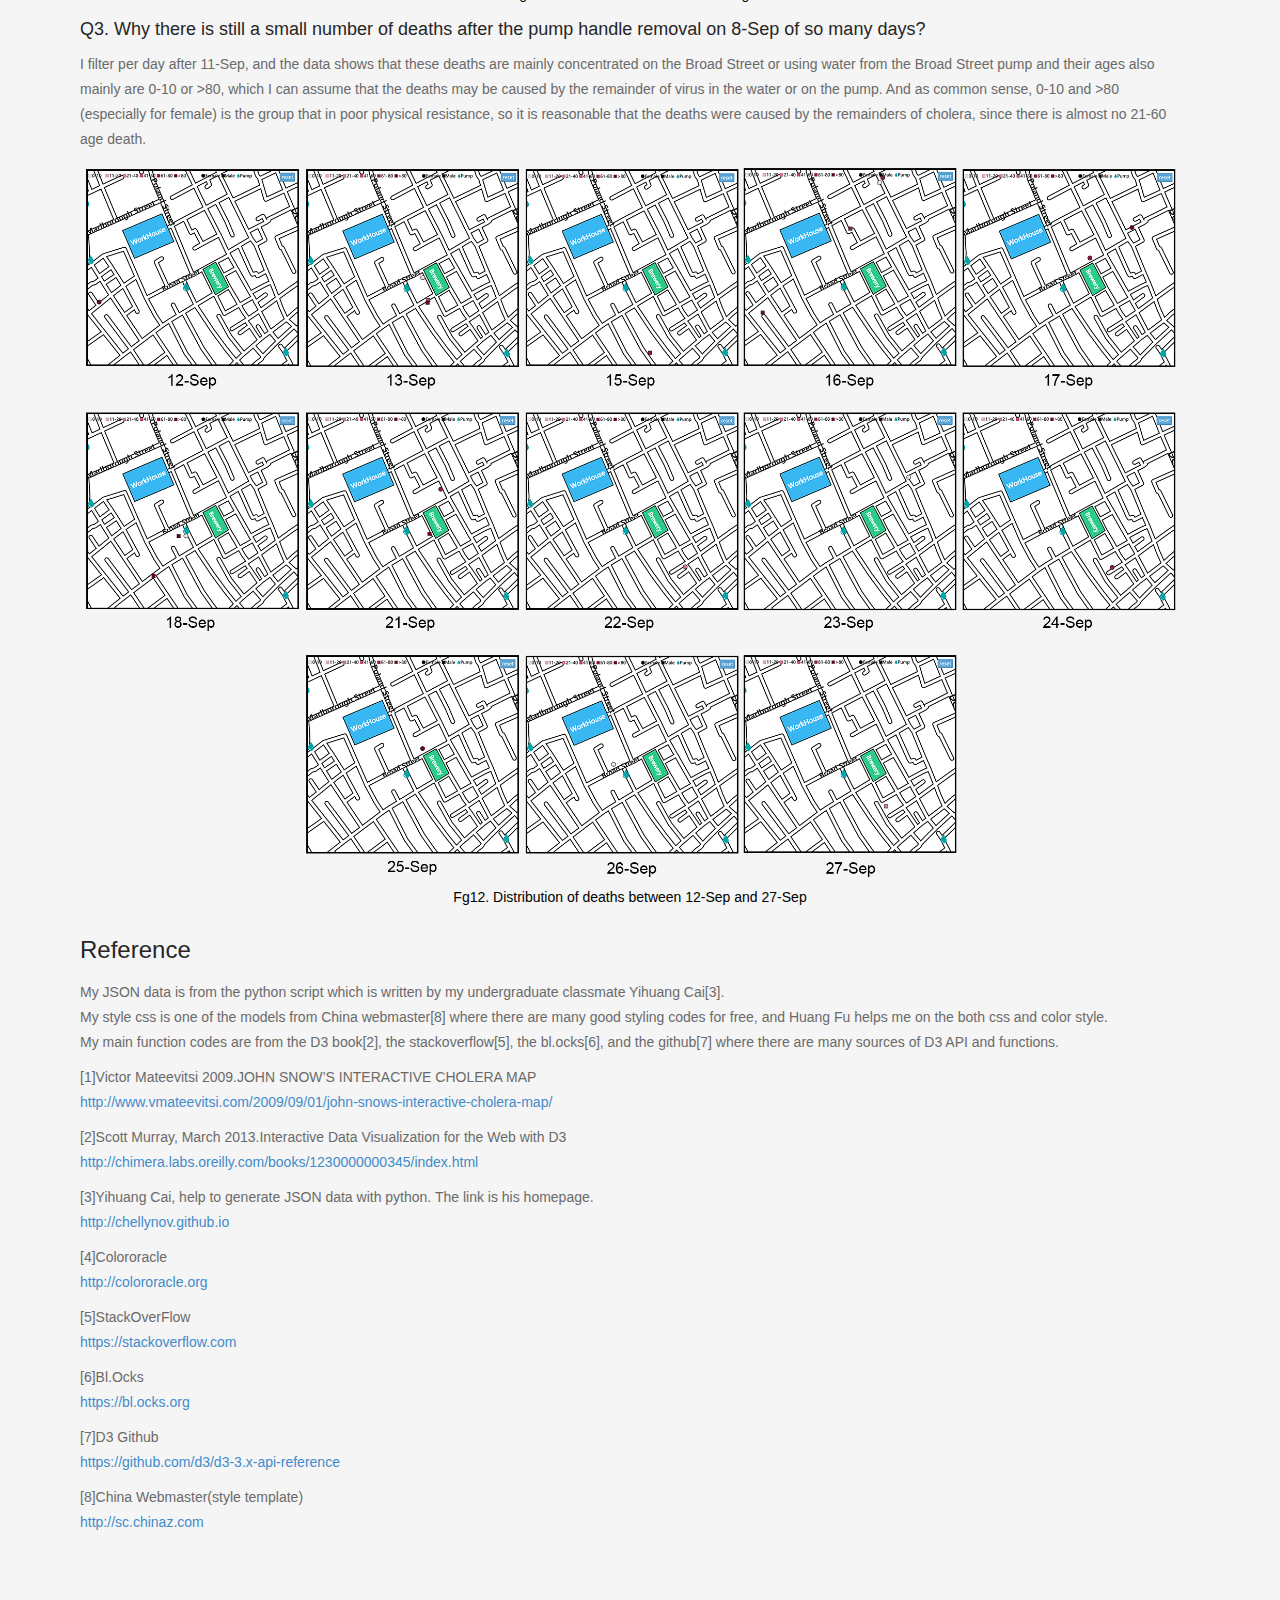
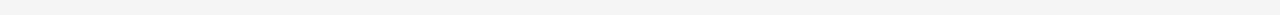
<file: document.html>
<!DOCTYPE html>
<html>
  <head>
    <meta charset="utf-8">
    <title>SX's H517</title>
 <link rel="shortcut icon" href="images/icon.png" />
<!-- Bootstrap -->
<link rel="stylesheet" href="css/bootstrap.min.css"/>
<!-- FontAwesome -->
<link rel="stylesheet" href="css/font-awesome.min.css"/>
<!-- Animation -->
<link rel="stylesheet" href="css/animate.css" />
<!-- Main color style -->
<link rel="stylesheet" href="css/red.css"/>
<!-- Template styles-->
<link rel="stylesheet" href="css/custom.css" />

<style>
  body{
    
    margin:80px 100px 80px 80px;
  }


  img{
    display: flex;
    margin: auto;
    text-align:center;
  }



</style>

  </head>

<header id="section_header" class="navbar-fixed-top main-nav" role="banner">
<div class="container">
  <!-- <div class="row"> -->
     <div class="navbar-header">
               <img src="images/logo2.png" height="46" width="340" alt="">
     </div><!--Navbar header End-->

      <nav class="collapse navbar-collapse navigation" id="bs-example-navbar-collapse-1" role="navigation">
        <ul class="nav navbar-nav navbar-right ">
          <li > <a href="index.html" class="page-scroll">Project </a></li>
          <li class="active"><a href="document.html"  class="page-scroll">Document</a> </li>
          <li><a href="video.html" class="page-scroll" >Youtube Video</a> </li>
        </ul>
       </nav>
    </div><!-- /.container-fluid -->
</header>

<body>
  <h3>Design Process</h3>
  <p>
  In the beginning, I looked through the requirements and came up with the website layout which I thought would cover all the requirements, like the Fig1. At this time I am not focusing on the visual aspect but the layout aspect. However, when I began to search stuff for my project, I found a website <a href="http://www.vmateevitsi.com/2009/09/01/john-snows-interactive-cholera-map/" class="page-scroll" >JOHN SNOW’S INTERACTIVE CHOLERA MAP(Victor Mateevitsi 2009)</a>[1] which is very similar to my project, I knew that I might mistake the meaning of the requirements, and changed it to another layout, the Fig 2. 
  </p>
  <img src="images/process1.png" width="70%" height="70%" ></img></br>
  <p>
  After the layout design, I began to read D3 book <a href="http://chimera.labs.oreilly.com/books/1230000000345/index.html" class="page-scroll" >"Interactive Data Visualization for the Web with D3"(Scott Murray,  March 2013) </a> [2]. I used about 2-3 days to create the map using JSON, which is made by the python. I listed the requirements of the JSON data format and asked my undergraduate classmate <a href="http://chellynov.github.io" class="page-scroll" >Yihuang Cai</a>[3] to help me write the python. 
  </p>
  <p>
  Since the JSON data was ready, I then began to complete the project requirements. As my Bachelor in software engineering, I did not care much about the visual but just focused on completing the function that I could do, just like this:
  </p>
  <img src="images/process2.png" width="70%" height="70%" ></img>
  <p style="text-align: center;color: black;">Fg3.I was working on the chart function</p>
  <p>
  When the functions were done, I began to focus on visualization that I worked with my teammate Huang Fu. He helped me to choose a template on the web and helped me to modify my website. Actually, I am weak at visual design, so Huang helps me a lot! Then I modified the functions, layout, and color of the project page, made it looked in a comfortable way. As you can see, I did not follow my initial design, because I am a totally new web developer when I was doing my project, I found that the initial design is difficult for me to follow, so I changed my design in the coding procedure. Also, the Victor Mateevitsi’s website[1] helps me a lot to understand the functional requirements. 
  </p>
  <img src="images/process3.png" width="70%" height="70%"></img>
  <p style="text-align: center;color: black;">Fg4. the final page</p>

  <h3>Rationale of design choices</h3>
  <h4>Death points color and shape</h4>
  <p>
  As the requirements mentioned “1.ability to easily see on the map whether each victim was male or female 2.ability to easily see on the map the age of each victim” and the exact meaning from professor, I need to show the data into female and male, and the age of each victim. So, I just chose a simple way that the female is circle, the male is rectangular, and used different color in saturation sequence to identify the age so that it can be identified both in sex and age. Also, the set of color has been tested by <a href="http://colororacle.org/" class="page-scroll" >colororacle</a>[4]. 
  </p>

  <h4>Map show</h4>
  <p>
  I just modified the line map to make it looked more like a street map. 
  </p>

  <h4>Pump shape</h4>
  <p>
  At the beginning, I just used bigger black rectangular to represent the pump. However, it looked terrible when adding death points as the Fg3 shows. So I found another picture which might be kind of representative pump and simple shape icon to replace the rectangular(The most typical one as Fg5 shows, I did not choose because I knew a classmate is using). When there is much other graphical information on the map, the secondary information in a simple and different color range to help the user filter out this secondary information in order to focus on important information and reduce visual interference.
  </p>
  <img src="images/pump.png" width="40%" height="40%"></img>

  <h4>Buildings color and street name</h4>
  <p>
  As the first B requirement “more data to the map - major street names and the location of the brewery and the work house”, I think these are not the main information that uses would like to know initially, so the street name I made it small with thin white stroke,make it easy to catch but not in detail, and the buildings color in totally different color from the death points, and the building name in white color which reduces the visual interference.
  </p>

  <h4>Timeline graph</h4>
  <p>
  As the C requirement on timeline graph, it needs to not only show the number of deaths per day but also be clickable to choose which day to visualize the deaths on the map. So, I chose bar chart with the number on the top of each bar which is easy to click a bar to choose which day, even though I know that line chart would be more proper to show the trend of the number of deaths per day.  As for the color that I chose, it is from Huang’s option. He used to be a visualization designer in E-Business company, I believe his choice. The color looked soft and matched with the set of death points color.
  </p>

  <h4>Distribution graph of deaths by sex and age overall</h4>
  <p>
  Since this graph aims to compare, the bar chart is very suitable. As the bar color of female and male, I use pink(#faadc6) for female and blue(steel blue) for male as people common sense that red for women and blue for men. These two colors are also from Huang’s choice while I think it is matched the whole website color style.
  </p>

  <h4>The button style</h4>
  <p>
  At last, the button style is from website template, I think it’s obvious so that when users do some operation, they can notice the buttons.
  </p>
  
  <h4>Color test</h4>
  <p>
  Here are the color test by Colororacle[4]. 
  </p>
    <img src="images/Color1.png" width="70%" height="70%"></img>
  <p style="text-align: center;color: black;">Fg5. Deuteranopia(Common)</p>
    <img src="images/Color2.png" width="70%" height="70%"></img>
  <p style="text-align: center;color: black;">Fg6. Protanopia(Rare)</p>
    <img src="images/Color3.png" width="70%" height="70%"></img>
  <p style="text-align: center;color: black;">Fg7. Tritanopia(Very rare)</p>

  <h3>Questions & Discoveries</h3>
  <h4>Q1. What day that the number of deaths is the most? What age of deaths is the most at that day?</h4>
  <p>
  It is easily to see that the biggest number of deaths is at 1-Sep and the subsequence is at 2-Sep. Through the chart on the top, I can get that the number of deaths mainly concentrate between 30-Aug to 7-Sep. When focusing on the 1-Sep, the map shows that the deaths mainly concentrate on Broad Street, and the color of death points show that the age is mainly concentrate on >80.
  </p>
  <img src="images/Q1-1.png" width="70%" height="70%"></img>
  <p style="text-align: center;color: black;">Fg8. Distribution of deaths on 1-Sep</p>
  <img src="images/Q1-2.png" width="70%" height="70%"></img>
  <p style="text-align: center;color: black;">Fg9. Magnified screenshot of the concentrated area on 1-Sep</p>

  <h4>Q2. Why the number of deaths suddenly rise up so much on 1-Sep?</h4>
  <p>
  I filter per day before 1-Sep. Between 17-Aug and 29-Aug, the death is very little but most of the death near the Broad Street and their water would be from the Broad Street pump. As on 30-Aug, the number of deaths is 8, when focusing on this day, the distribution of deaths shows as Fg9.  One death very near the pump since the former days there are 3 deaths also near the pump’s street.
  </p>
  <img src="images/Q2-1.png" width="70%" height="70%"></img>
  <p style="text-align: center;color: black;">Fg10. Distribution of deaths on 30-Aug</p>
  <p>
  When focusing on 31-Aug, the death of people rise up about 7 times of that on the former day(Fg10)!  And the age of deaths mainly concentrates on 0-10 and >80, which is the poor physical resistance group. This time, the deaths are more near the Broad Street pump and the number of deaths which near the pump also gets bigger. So, combining with John Snow’s hypothesis, it is reasonable that the pump in Broad Street was contaminated and caused the culprit of death.
  </p>
  <img src="images/Q2-2.png" width="70%" height="70%"></img>
  <p style="text-align: center;color: black;">Fg11. Distribution of deaths on 31-Aug</p>

  <h4>Q3. Why there is still a small number of deaths after the pump handle removal on 8-Sep of so many days?</h4>
  <p>
  I filter per day after 11-Sep, and the data shows that these deaths are mainly concentrated on the Broad Street or using water from the Broad Street pump and their ages also mainly are 0-10 or >80, which I can assume that the deaths may be caused by the remainder of virus in the water or on the pump. And as common sense, 0-10 and >80 (especially for female) is the group that in poor physical resistance, so it is reasonable that the deaths were caused by the remainders of cholera, since there is almost no 21-60 age death.
  </p>
  <img src="images/Q3.png" width="100%" height="100%"></img>
  <p style="text-align: center;color: black;">Fg12. Distribution of deaths between 12-Sep and 27-Sep</p>

<h3>Reference</h3>
<p >
My JSON data is from the python script which is written by my undergraduate classmate Yihuang Cai[3].</br>
My style css is one of the models from China webmaster[8] where there are many good styling codes for free, and Huang Fu helps me on the both css and color style.</br>
My main function codes are from the D3 book[2], the stackoverflow[5], the bl.ocks[6], and the github[7] where there are many sources of D3 API and functions. </br>
</p>
<p>
[1]Victor Mateevitsi 2009.JOHN SNOW’S INTERACTIVE CHOLERA MAP</br>
<a href="http://www.vmateevitsi.com/2009/09/01/john-snows-interactive-cholera-map/" class="page-scroll" >http://www.vmateevitsi.com/2009/09/01/john-snows-interactive-cholera-map/</a>  
</p>

<p>
[2]Scott Murray,  March 2013.Interactive Data Visualization for the Web with D3</br>

<a href="http://chimera.labs.oreilly.com/books/1230000000345/index.html" class="page-scroll" >http://chimera.labs.oreilly.com/books/1230000000345/index.html</a>  
</p>

<p>
[3]Yihuang Cai, help to generate JSON data with python. The link is his homepage.</br>
<a href="http://chellynov.github.io" class="page-scroll" >http://chellynov.github.io</a>  
</p>

<p>[4]Colororacle</br>
<a href="http://colororacle.org/" class="page-scroll" >http://colororacle.org</a>  
</p>

<p>[5]StackOverFlow</br>
<a href="https://stackoverflow.com/" class="page-scroll" >https://stackoverflow.com</a>  
</p>

<p>[6]Bl.Ocks</br>
<a href="https://bl.ocks.org" class="page-scroll" >https://bl.ocks.org</a>  
</p>

<p>[7]D3 Github</br>
<a href="https://github.com/d3/d3-3.x-api-reference" class="page-scroll" >https://github.com/d3/d3-3.x-api-reference</a>  
</p>

<p>[8]China Webmaster(style template)</br>
<a href="http://sc.chinaz.com" class="page-scroll" >http://sc.chinaz.com</a>  
</p>


</body>
</file>
<file: css/red.css>
/* Color styles
================================================== */
.btn-main:hover{
    background:#EE3B24;
    border:1px solid#EE3B24;
    color: #fff;
}
.btn-main.featured{
    background: #EE3B24;
    border:1px solid#EE3B24;
    color: #fff;
}
.btn-main.featured:hover{
    background: #333;
    color:#fff;
    border:1px solid#333;
}
/*Menu style
==================================*/
#section_header .haeder-fixed,#section_header{
    background: #fff;
}
.divider{
    background: #EE3B24;
    }
.navbar-brand:hover{
    color:#EE3B24;
}
ul.navbar-nav > .active > a{
    color:#EE3B24!important;
}
ul.navbar-nav > li > a:hover{
    color:#EE3B24!important;
}
ul.navbar-nav > .active > a,ul.navbar-nav > li > a:hover,.carousel-caption h4{
    color:#EE3B24!important;
}
.navbar-toggle .icon-bar{
    background:#000; 
}
.navbar-toggle {
    background: #ccc;
}

.navbar-brand span{
    color:#000;
}
ul.navbar-nav a {
    color: #3a3a3a;
}
ul.navbar-nav > .active> a:hover{
    color:#000 !important;
}
.dropdown-menu>li>a:hover, .dropdown-menu>li>a:focus, 
.dropdown-menu>li.active>a{
    color: #EE3B24 !important;
}
/*slider*/
.carousel-caption h3{
    color:#fff!important;
}

.line{
    background: #EE3B24;
}

.btn-featured{
    background: #EE3B24;
     color:#fff;
}
.btn-featured:hover{
    color: #222;
    background: #fff;
}
.slides-control .carousel-control i{
    border:1px solid#fff;
    color: #fff;
}
.slides-control  .carousel-control i:hover{
    background: #EE3B24;
    border:1px solid#EE3B24;
}
.carousel-indicators .active, .carousel-indicators li:hover,.slides-control  .carousel-indicators .active{
    background-color:#EE3B24;
}


/*service area
=========================*/
.feature_content i,.feature_content h5,.feature_content a{
    color:#000!important;
}
.feature_content a:hover{
    color:#fff;
}
.feature_content:hover i,.feature_content:hover  h5{
      color: #EE3B24!important;
}
#isotope-filter a.active,#isotope-filter a:hover,#isotope-filter a:focus{
    background: #EE3B24;
}
.feature-icon{
    color: #EE3B24;
}
#isotope-filter a{
background: #000;
}

/*Pricing
=====================================*/
.dark-bg{
    background:#393A3B;
}
.dark_bg{
    background:#393A3B;
}
.grey_bg ul li.plan, .grey_bg .plan_wraper,.grey_bg ul li.price,.grey_bg ul li.price_button .btn-default{
   background: #EE3B24!important;
}

.dark_bg,.single_table ul li.plan,.dark_bg ul li.plan,.dark_bg ul li.price_button .btn-default,.single_table .plan_wraper
,.dark_bg .plan_wraper
 {
     background: #434343;
}
.grey_bg {
    background: #EE3B24;
}
.single_table ul li.price {
    background: #F8F8F8!important;
}
.single_table ul li.price_button,.dark_bg ul li.price_button  {
    background: #F6F6F6;
}
.single_table ul li.price_button .btn-default {
    background: #444444;
}
.dark_bg ul li.price {
    color: #434343;
}

#pricing_table .feature_title,#pricing_table .feature_sub{
    color: #fff!important;
}

/*portfolio
=================*/
.single-portfolio figcaption,.single-portfolio figcaption .description{
    background: none repeat scroll 0% 0% #EE3B24;
}
.single-portfolio figcaption .description,.single-portfolio figcaption h5{
      color: #fff!important;
}
figcaption .links a:hover{
    background: #222;
    color: #EE3B24;
}
#isotope-filter a{
    color:#959595;
}
#isotope-filter a.active,#isotope-filter a:hover,#isotope-filter a:focus{
    color:#fff!important;
}
.feature-content{
    color: #222;
}


/*single portfolio
------------------*/
.portfolio-desc h4:after{
    background: #EE3B24;
}
.right-sidebar h4:after{
    background: #EE3B24;
}
.related h3:after{
    background:#EE3B24;
}


/*team
=================*/

#team {
    background: #FAFAFA;
}
.single-member {
    background: #fff;
}

.item .single-member h3 {
    color: #EE3B24!important;
}
.single-member h5 {
    color: #1F1F1F;
}
.line2{
    background: #EE3B24;
}
.overlay-effect{
    background: rgba(209,66,51,0.95);
}
 #team .owl-theme .owl-controls .owl-buttons .owl-prev
,#team .owl-theme .owl-controls .owl-buttons .owl-next{
    background: #EE3B24;
    color: #fff;
}
 #team .owl-theme .owl-controls .owl-buttons .owl-prev:hover
,#team .owl-theme .owl-controls .owl-buttons .owl-next:hover {
   background: #ccc;
   color: #222;
}


/*testimonial
=========================*/
.testimonial-slide .testimonial-text:before,.testimonial-slide .testimonial-text:after {
    color: #EE3B24;
}

.testimonial-slide .testimonial-content h3.name {
    color: #EE3B24!important;
}
.customNavigation .fa-chevron-left, .customNavigation .fa-chevron-right{ 
    background: #EE3B24;
    color: #fff!important;
}
.customNavigation .fa-chevron-left:hover, .customNavigation .fa-chevron-right:hover{ 
      background: #444;
    color: #fff;
}
.customNavigation .fa-chevron-left, .customNavigation .fa-chevron-right{ 
    color: #222;
}

.client_logo img:hover{ 
    border: 1px solid #EE3B24;
}


.sepTem{
    background: none repeat scroll 0% 0% #EE3B24;
}

.menu_head:after,.menu_head:before{
    background: none repeat scroll 0% 0% #EE3B24;
}

.footer_menu_contact li i,.footer_menu_contact li span:hover {
    color:#EE3B24;
}

.footer_menu ul li a:hover,.footer_menu li a:before,.footer_menu_contact li span:hover,.footer_bottom p span  {
    color: #EE3B24;
}
.tags a:hover{
    background:#EE3B24;
}

.feature_content a{
    border:1px solid#EE3B24;
}
.feature_content a:hover{
    background: #EE3B24;
}

/*contact area
===============================================*/
.left_contact input[type=text]{ }
.left_contact input[type=text]:hover,
textarea:hover {
    border: 1px solid#EE3B24;
}

.form-level input:hover .form-level  span{
    color: #EE3B24!important;
}
.left_contact input:hover, .right textarea:hover{
    border:1px solid#EE3B24;
    background: #F6F6F6;
    color: #EE3B24;
}
.social-contact li i:hover{
    color: #EE3B24;
    border:1px solid #EE3B24;
}
/*blog
=====================*/
#blog{
    background: #F8F8F8;
}
.post-date{
    background:#EE3B24;
}
.owl-theme .owl-controls .owl-page span {
    background: none repeat scroll 0% 0% #EE3B24;
}

.blog-desc .post-meta-links li a{
    color: #EE3B24;
}
.tags1 a{
    padding: 6px 15px;
    background: #EE3B24;
}
.about-auther .well{
    border-top: 5px solid#EE3B24!important;
}
.blog-tab .nav-tabs li.active a{
    border-top: 5px solid#EE3B24!important;
}

.blog-tab .tab-content .single-tweet i{
    color: #EE3B24;
}
.blog-tab .tab-content .single-tweet p a{
    color: #EE3B24;
}
.comments .media-body a:hover{
    background: #EE3B24;
}
.blog-form h4 span{
    color: #EE3B24;
}
.blog-catagory ul li a:hover{
    color: #EE3B24;
}
.blog-catagory ul li a:hover span{
    color: #fff;
    background: #EE3B24;
}
.blog-form .form-control:hover{
    border: 1px solid#EE3B24;
}
.rel-post .caption h4:hover{
    color: #EE3B24;
}
</file>
<file: css/custom.css>
html{

    overflow-x: hidden !important;
}
body{

    line-height:1.5em;
    border: 0;
    margin: 0 auto;
    padding: 0;
}

ol,ul,dl{
    margin:0;
    padding:0;
    list-style-type:none;
}
a{
    text-decoration: none!important;
}

a:focus{
    outline: 0;
}
.no-padding{
    padding: 0;
}

.button {
  display: inline-block;
  padding: 3px 6px;
  font-size: 16px;
  cursor: pointer;
  text-align: center;
  text-decoration: none;
  outline: none;
  color: #fff;
  background-color: #5ca2d3;
  border: none;
  border-radius: 3px;
  box-shadow: 0 2px #3d84b5;
}

.button:hover {background-color: #438bbe}

.button:disabled {background-color: grey;box-shadow: 0 2px grey;}

.button:active {
  background-color: #4781aa;
  box-shadow: 0 2px #164b70;
  
}

/* Global styles
================================================== */
body{
    font-family: 'Raleway', sans-serif;
    font-weight:normal;
    color: #6a6a6a!important;
}
/*body {
    margin: 0 auto;
    overflow-x: hidden;
    position: relative;
}*/
h1,h2,h3,h4,h5,h6{
    font-family: 'Raleway', sans-serif;
    font-weight:700;
    color: #262626;
}
h2{
    font-size:60px;
}
h3{
    font-size: 24px;
    font-weight:400;
    line-height:40px;
}
h4{
    line-height:25px;
    font-weight:400;
    font-size: 18px;
}
h5{
    line-height:25px;
    font-weight:600;
}
p{
    line-height:25px;
    font-weight:400;
    color: #6a6a6a;
}
a{
    text-decoration:none!important;
}
.div-img{
    position:relative;
    display:inline-block;
    width:100%;
    margin:15px auto 20px;
    text-align:center;
}
.feature_title{
    position:relative;
    padding-bottom:10px;
    color:#EE3B24!important;
    width: 45%;
    margin: 10px auto;
    font-size: 40px;
    line-height: 50px;
    text-transform:uppercase;
}
.feature_title:hover{
    cursor: pointer;
    animation: pulse 1s ease-in-out 100ms both;
    -webkit-animation:pulse 1s ease-in-out 100ms both;
    -o-animation:pulse 1s ease-in-out 100ms both;
}
.feature_sub{
    color:#000;
    font-size: 18px;
    line-height: 25px;
    font-weight: 400;
}



svg{
    margin-top: 40px;

}

.map{    margin-left: 40px;
         background-color: white;

}


/* Custom Basic styles
================================================== */
/* Header area
=========================================================== */

.main-nav{
    width: auto;
}

#section_header{
    background:#fff;
    padding: 8px 0px;
    -webkit-box-shadow: 0px 0px 10px rgba(0, 0, 0, 0.12);
    box-shadow: 0px 0px 5px rgba(0, 0, 0, 0.12);
}

.navbar{
    margin-bottom:10px;
    -webkit-border-radius:0px;
       -moz-border-radius:0px;
            border-radius:0px;
    position:relative;
}
ul.navbar-nav a {
    font-weight: 700;
    font-size: 14px;
    padding: 5px 0 5px 20px;
    line-height: 40px;
    display: inline-block;
    text-transform: uppercase;
}
.nav > li > a:focus {
   background: transparent!important;
}
ul.navbar-nav > .active > a{
    -webkit-border-radius:2px;
       -moz-border-radius:2px;
            border-radius:2px;
}

.nav > li > a:hover{
    background: transparent;
}
</file>
